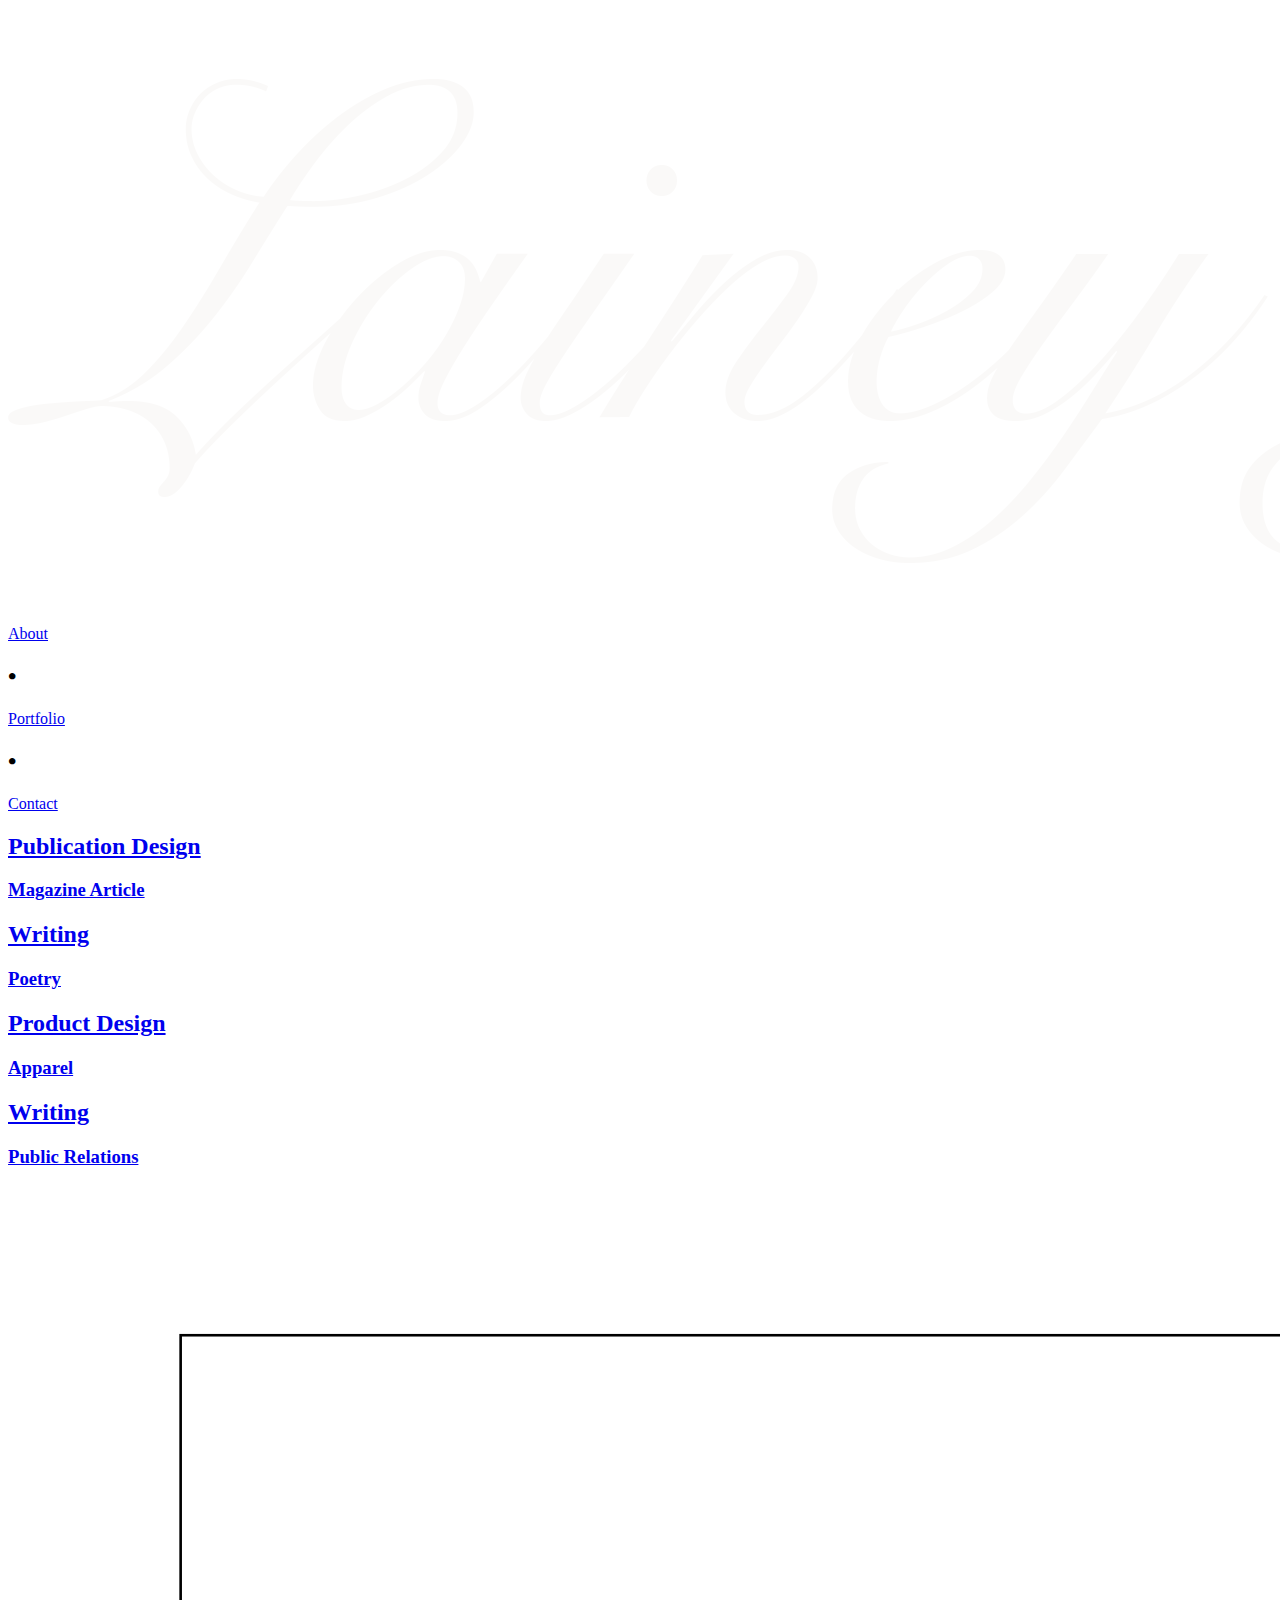
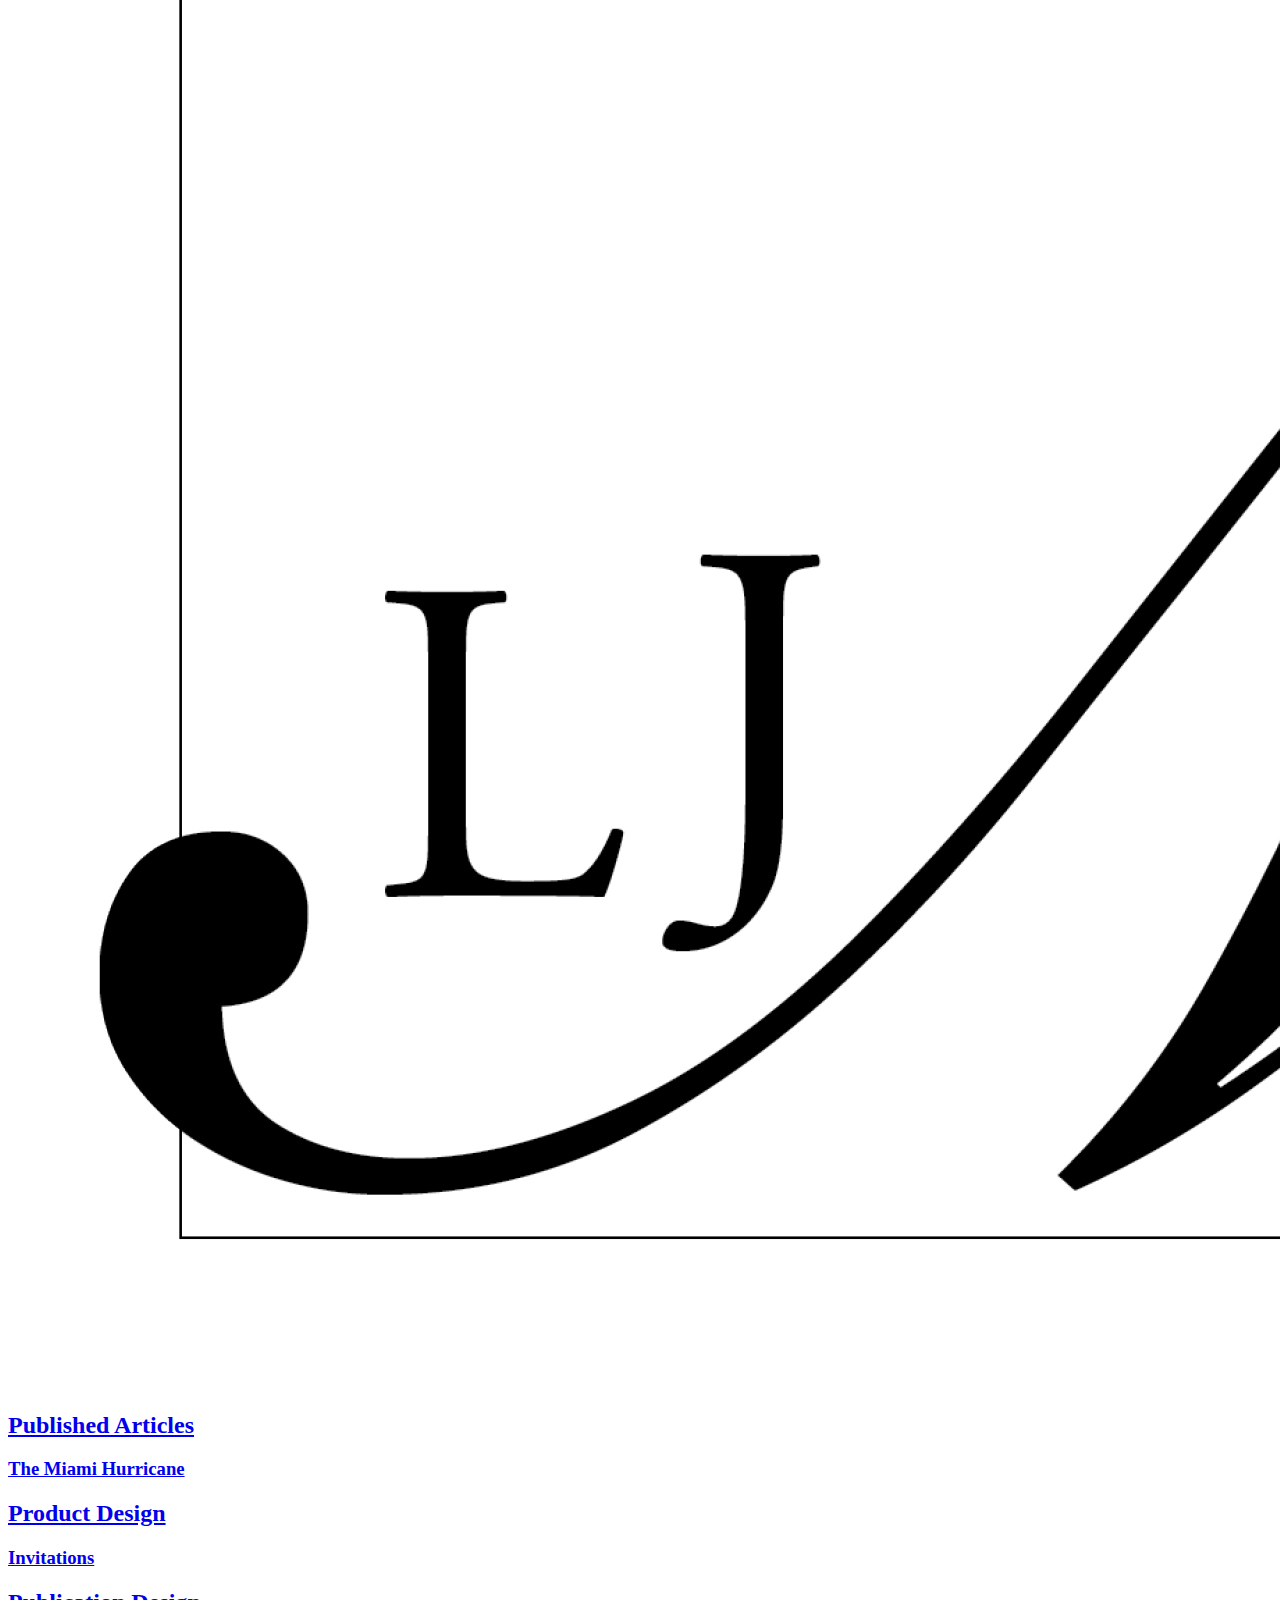
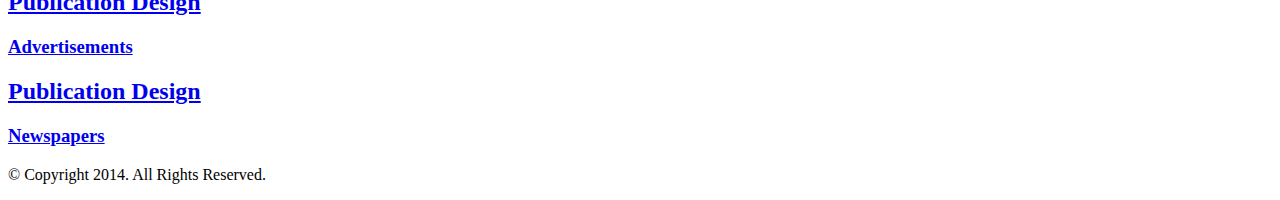
<file: index.html>
<!DOCTYPE html>
<html>

  <head>
    <meta charset="UTF-8"/>
    <link rel="stylesheet" type="text/css" href="css/web.css" media="screen">
    <link href='http://fonts.googleapis.com/css?family=Playfair+Display+SC:400,700&subset=latin,latin-ext' rel='stylesheet' type='text/css'>
    <title>Lainey Meiri</title>
  </head>

  <body>

    <div class="header">
    <header>
      <img src="pictures/namesnell.png" alt="Lainey J. Meiri">
    </header>

    <nav>
      <a href="about.html">About</a><h2>&#8226;</h2>
      <a href="portfolio.html">Portfolio</a><h2>&#8226;</h2>
      <a href="contact.html">Contact</a>
    </nav>
    </div>

    <div class="maincontainer">
    <main>

      <section>
        <a href="portfolio.html">
          <div class="box1">
            <div class="hidden"><h2>Publication Design</h2><h3>Magazine Article</h3></div>
          </div>
        </a>
      </section>

      <section>
        <a href="portfolio.html">
          <div class="box2">
            <div class="hidden"><h2>Writing</h2><h3>Poetry</h3></div>
          </div>
        </a>
      </section>

      <section>
        <a href="portfolio.html">
          <div class="box3">
            <div class="hidden"><h2>Product Design</h2><h3>Apparel</h3></div>
          </div>
        </a>
      </section>

      <section>
        <a href="portfolio.html">
          <div class="box4">
            <div class="hidden"><h2>Writing</h2><h3>Public Relations</h3></div>
          </div>
        </a>
      </section>

      <section>
        <a href="about.html">
          <div class="box5">
            <img src="pictures/logoblack.jpg"/>
          </div>
        </a>
      </section>

      <section>
        <a href="portfolio.html">
          <div class="box6">
            <div class="hidden"><h2>Published Articles</h2><h3>The Miami Hurricane</h3></div>
          </div>
        </a>
      </section>

      <section>
        <a href="portfolio.html">
          <div class="box7">
            <div class="hidden"><h2>Product Design</h2><h3>Invitations</h3></div>
          </div>
        </a>
      </section>

      <section>
        <a href="portfolio.html">
          <div class="box8">
            <div class="hidden"><h2>Publication Design</h2><h3>Advertisements</h3></div>
          </div>
        </a>
      </section>

      <section>
        <a href="portfolio.html">
          <div class="box9">
            <div class="hidden"><h2>Publication Design</h2><h3>Newspapers</h3></div>
          </div>
        </a>
      </section>

      <section class="copyright">
        <p>&copy; Copyright 2014. All Rights Reserved.</p>
      </section>

    </main>
    </div>

  </body>

</html>
</file>
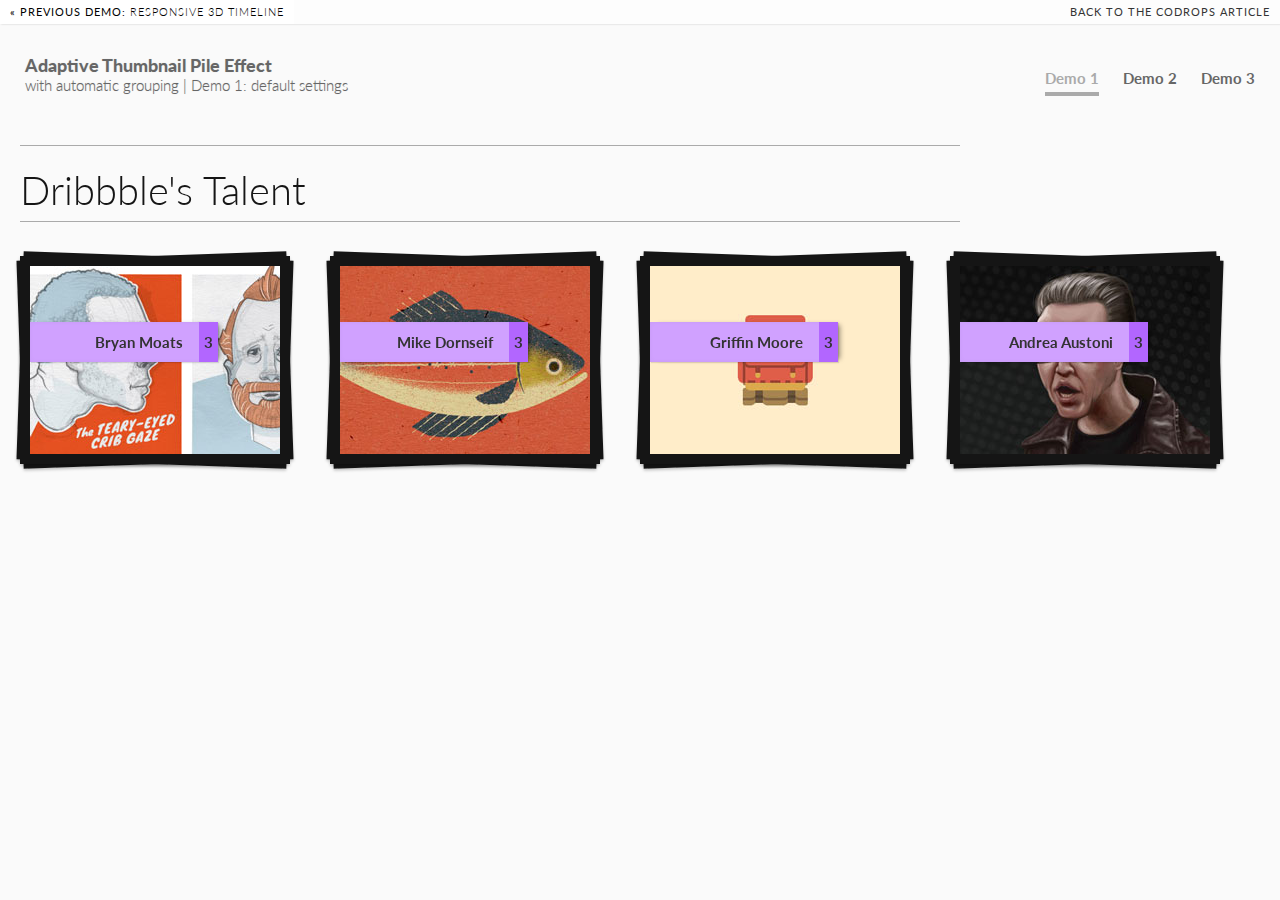
<file: stapel/index.html>
<!DOCTYPE html>
<html lang="en" class="no-js">
	<head>
		<meta charset="UTF-8" />
		<meta http-equiv="X-UA-Compatible" content="IE=edge,chrome=1"> 
		<meta name="viewport" content="width=device-width, initial-scale=1.0"> 
		<title>Adaptive Thumbnail Pile Effect with Automatic Grouping</title>
		<meta name="description" content="Thumbnail Pile Effect with Automatic Grouping" />
		<meta name="keywords" content="jquery, pile, effect, images, grid, thumbnails, css3, grouping, albums" />
		<meta name="author" content="Codrops" />
		<link rel="shortcut icon" href="../favicon.ico"> 
		<link rel="stylesheet" type="text/css" href="css/demo.css" />
		<link rel="stylesheet" type="text/css" href="css/stapel.css" />
		<link rel="stylesheet" type="text/css" href="css/custom.css" />
		<script src="js/modernizr.custom.63321.js"></script>
		<!--[if lte IE 7]><style>.support-note .note-ie{display:block;}</style><![endif]-->
	</head>
	<body>
		<div class="container">	

			<!-- Codrops top bar -->
			<div class="codrops-top clearfix">
				<a href="http://tympanus.net/Tutorials/3DTimeline/">
					<strong>&laquo; Previous Demo: </strong>Responsive 3D Timeline
				</a>
				<span class="right">
					<a href="http://tympanus.net/codrops/?p=12205">
						<strong>Back to the Codrops Article</strong>
					</a>
				</span>
			</div><!--/ Codrops top bar -->
			
			<header class="clearfix">
			
				<h1>Adaptive Thumbnail Pile Effect <span>with automatic grouping | Demo 1: default settings</span></h1>
				
				<nav class="codrops-demos">
					<a class="current-demo" href="index.html">Demo 1</a>
					<a href="index2.html">Demo 2</a>
					<a href="index3.html">Demo 3</a>
				</nav>

				<div class="support-note">
					<span class="note-ie">Sorry, only modern browsers.</span>
				</div>
				
			</header>
			
			<section class="main">
				
				<div class="wrapper">

					<div class="topbar">
						<span id="close" class="back">&larr;</span>
						<h2>Dribbble's Talent</h2><h3 id="name"></h3>
					</div>
					
					<ul id="tp-grid" class="tp-grid">

						<!-- Bryan Moats -->
						<li data-pile="Bryan Moats">
							<a href="http://drbl.in/cmVe">
								<span class="tp-info"><span>Flu &amp; You</span></span>
								<img src="images/1/1.jpg" />
							</a>
						</li>
						<li data-pile="Bryan Moats">
							<a href="http://drbl.in/cmhM">
								<span class="tp-info"><span>Test Your Flu IQ</span></span>
								<img src="images/1/2.jpg" />
							</a>
						</li>
						<li data-pile="Bryan Moats">
							<a href="http://drbl.in/eKdt">
								<span class="tp-info"><span>Unexpected Fatherly Faces and Feelings</span></span>
								<img src="images/1/3.jpg" />
							</a>
						</li>

						<!-- Mike Dornseif -->
						<li data-pile="Mike Dornseif">
							<a href="http://drbl.in/eiUm">
								<span class="tp-info"><span>On to Easter</span></span>
								<img src="images/2/1.jpg" />
							</a>
						</li>
						<li data-pile="Mike Dornseif">
							<a href="http://drbl.in/ekMY">
								<span class="tp-info"><span>Love Birds</span></span>
								<img src="images/2/2.jpg" />
							</a>
						</li>
						<li data-pile="Mike Dornseif">
							<a href="http://drbl.in/esQV">
								<span class="tp-info"><span>Here Fishy fishy</span></span>
								<img src="images/2/3.jpg" />
							</a>
						</li>

						<!-- Griffin Moore -->
						<li data-pile="Griffin Moore">
							<a href="http://drbl.in/fzUB">
								<span class="tp-info"><span>Briefcase</span></span>
								<img src="images/3/1.jpg" />
							</a>
						</li>
						<li data-pile="Griffin Moore">
							<a href="http://drbl.in/fQEv">
								<span class="tp-info"><span>Clipboard</span></span>
								<img src="images/3/2.jpg" />
							</a>
						</li>
						<li data-pile="Griffin Moore">
							<a href="http://drbl.in/fREU">
								<span class="tp-info"><span>Sweet pack</span></span>
								<img src="images/3/3.jpg" />
							</a>
						</li>

						<!-- Andrea Austoni -->
						<li data-pile="Andrea Austoni">
							<a href="http://drbl.in/cyWa">
								<span class="tp-info"><span>Growth in 2012 (Holiday Card)</span></span>
								<img src="images/4/1.jpg" />
							</a>
						</li>
						<li data-pile="Andrea Austoni">
							<a href="http://drbl.in/cRkb">
								<span class="tp-info"><span>Grady Wilson</span></span>
								<img src="images/4/2.jpg" />
							</a>
						</li>
						<li data-pile="Andrea Austoni">
							<a href="http://drbl.in/cSKM">
								<span class="tp-info"><span>More Cowbell</span></span>
								<img src="images/4/3.jpg" />
							</a>
						</li>
					</ul>
				</div>
			</section>

		</div><!-- /container -->
		<script type="text/javascript" src="http://ajax.googleapis.com/ajax/libs/jquery/1.8.3/jquery.min.js"></script>
		<script type="text/javascript" src="js/jquery.stapel.js"></script>
		<script type="text/javascript">	
			$(function() {

				var $grid = $( '#tp-grid' ),
					$name = $( '#name' ),
					$close = $( '#close' ),
					$loader = $( '<div class="loader"><i></i><i></i><i></i><i></i><i></i><i></i><span>Loading...</span></div>' ).insertBefore( $grid ),
					stapel = $grid.stapel( {
						onLoad : function() {
							$loader.remove();
						},
						onBeforeOpen : function( pileName ) {
							$name.html( pileName );
						},
						onAfterOpen : function( pileName ) {
							$close.show();
						}
					} );

				$close.on( 'click', function() {
					$close.hide();
					$name.empty();
					stapel.closePile();
				} );

			} );
		</script>
	</body>
</html>
</file>
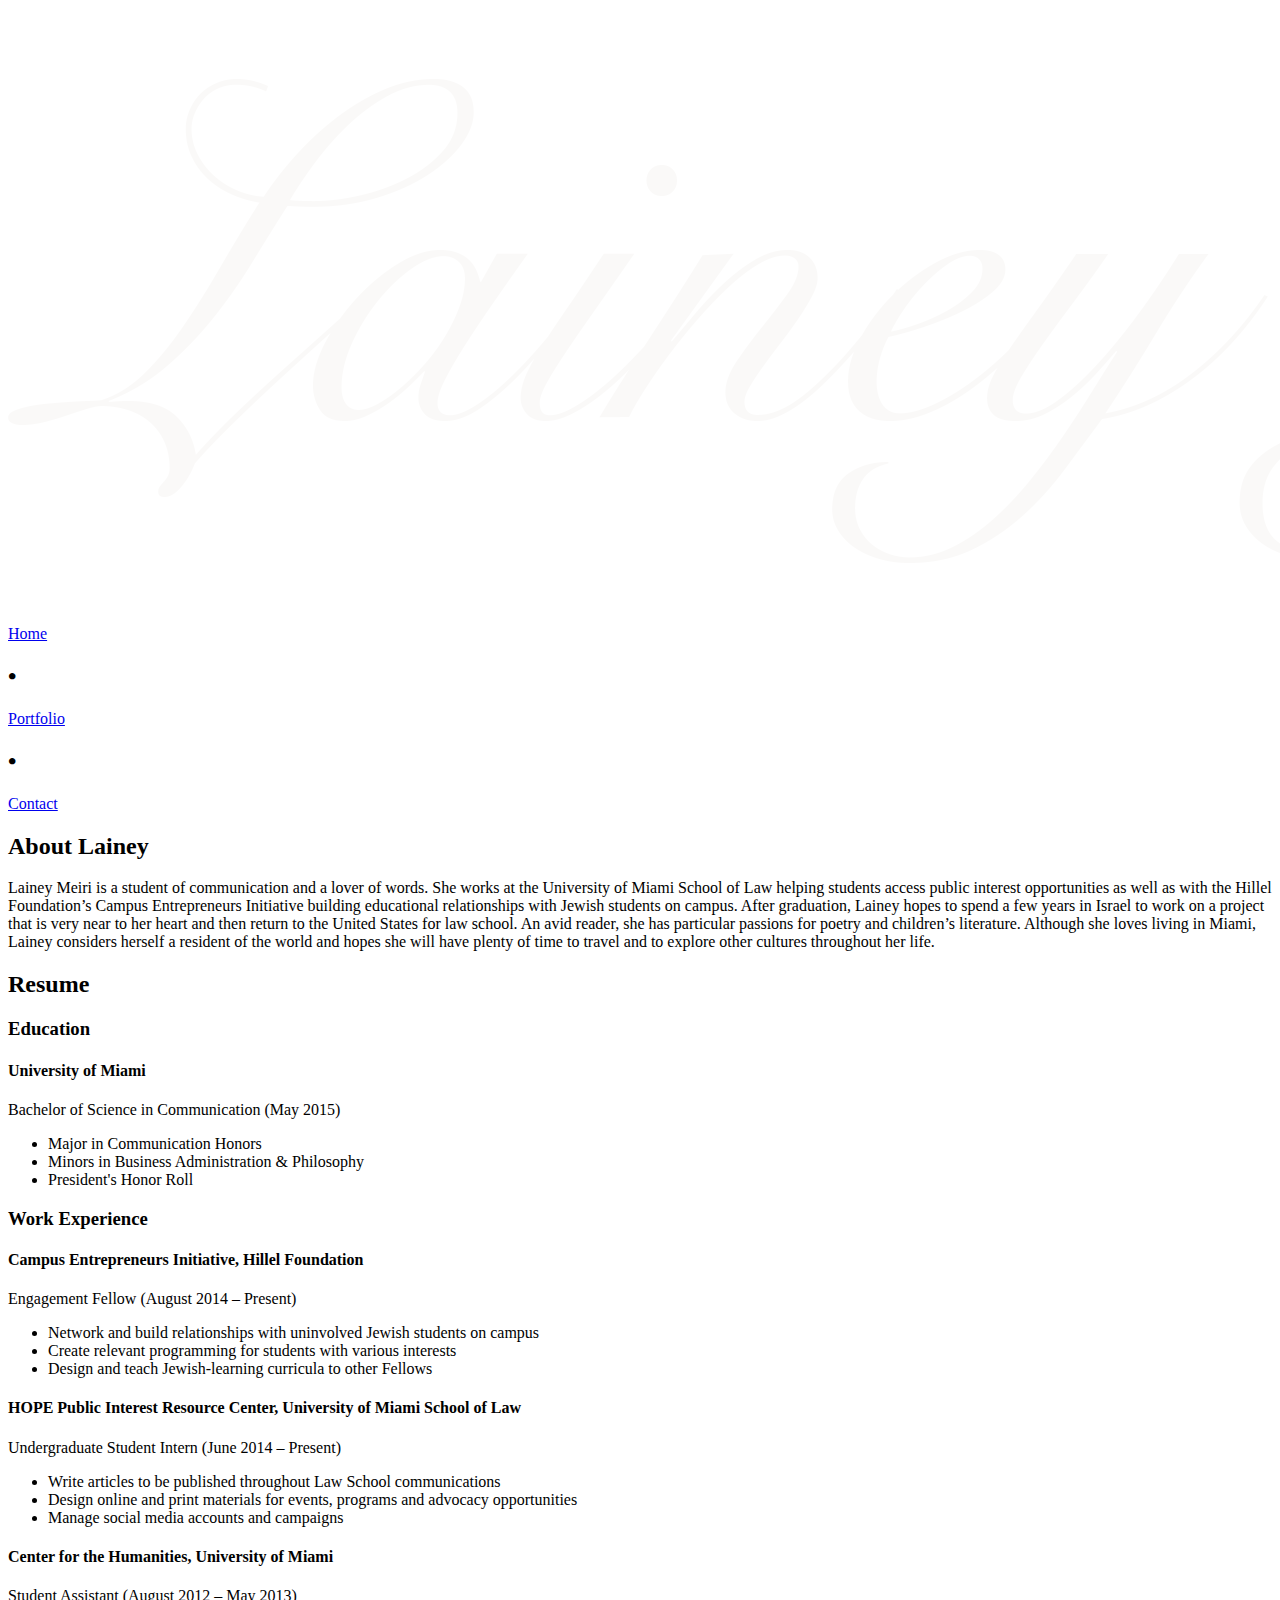
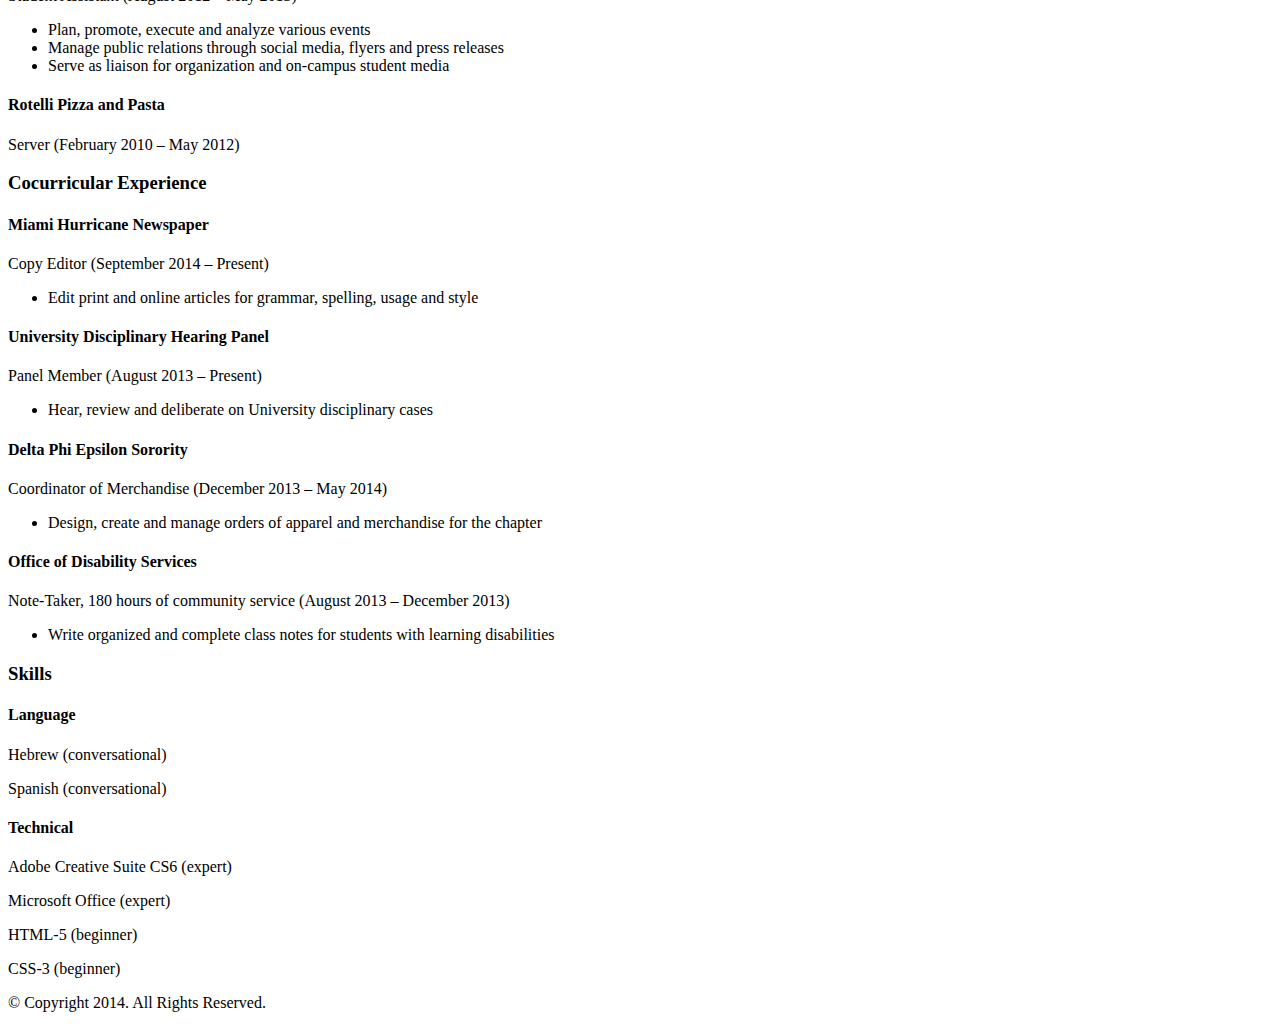
<file: about.html>
<!DOCTYPE html>
<html>

  <head>
    <meta charset="UTF-8"/>
    <link rel="stylesheet" type="text/css" href="css/web.css" media="screen">
    <link href='http://fonts.googleapis.com/css?family=Playfair+Display+SC:400,700&subset=latin,latin-ext' rel='stylesheet' type='text/css'>
    <link href='http://fonts.googleapis.com/css?family=EB+Garamond' rel='stylesheet' type='text/css'>
    <title>Lainey Meiri</title>
  </head>

  <body>

    <div class="header">
    <header>
      <img src="pictures/namesnell.png" alt="Lainey J. Meiri">
    </header>

    <nav>
      <a href="index.html">Home</a><h2>&#8226;</h2>
      <a href="portfolio.html">Portfolio</a><h2>&#8226;</h2>
      <a href="contact.html">Contact</a>
    </nav>
    </div>

    <div class="maincontainer">
    <main>

      <section class="topbar2">
        <h2>About Lainey</h2>
        <article>
          <p>Lainey Meiri is a student of communication and a lover of words. She works at the University of Miami School of Law helping students access public interest opportunities as well as with the Hillel Foundation’s Campus Entrepreneurs Initiative building educational relationships with Jewish students on campus. After graduation, Lainey hopes to spend a few years in Israel to work on a project that is very near to her heart and then return to the United States for law school. An avid reader, she has particular passions for poetry and children’s literature. Although she loves living in Miami, Lainey considers herself a resident of the world and hopes she will have plenty of time to travel and to explore other cultures throughout her life.</p>
        </article>
      </section>

      <section>
        <h2 class="topbar3">Resume</h2>
        <div class="resume">
        <article>
          <h3>Education</h3>
          <h4>University of Miami</h4>
          <p>Bachelor of Science in Communication (May 2015)</p>
          <ul>
            <li>Major in Communication Honors</li>
            <li>Minors in Business Administration &amp; Philosophy</li>
            <li>President's Honor Roll</li>
          </ul>
        </article>

        <article>
          <h3>Work Experience</h3>
          <h4>Campus Entrepreneurs Initiative, Hillel Foundation</h4>
          <p>Engagement Fellow (August 2014 – Present)</p>
          <ul>
            <li>Network and build relationships with uninvolved Jewish students on campus</li>
            <li>Create relevant programming for students with various interests</li>
            <li>Design and teach Jewish-learning curricula to other Fellows</li>
          </ul>
          <h4>HOPE Public Interest Resource Center, University of Miami School of Law</h4>
          <p>Undergraduate Student Intern (June 2014 – Present)</p>
          <ul>
            <li>Write articles to  be published throughout Law School communications</li>
            <li>Design online and print materials for events, programs and advocacy opportunities</li>
            <li>Manage social media accounts and campaigns</li>
          </ul>
          <h4>Center for the Humanities, University of Miami</h4>
          <p>Student Assistant (August 2012 – May 2013)</p>
          <ul>
            <li>Plan, promote, execute and analyze various events</li>
            <li>Manage public relations through social media, flyers and press releases</li>
            <li>Serve as liaison for organization and on-campus student media</li>
          </ul>
          <h4>Rotelli Pizza and Pasta</h4>
          <p>Server (February 2010 – May 2012)</p>
        </article>

        <article>
          <h3>Cocurricular Experience</h3>
          <h4>Miami Hurricane Newspaper</h4>
          <p>Copy Editor (September 2014 – Present)</p>
          <ul>
            <li>Edit print and online articles for grammar, spelling, usage and style</li>
          </ul>
          <h4>University Disciplinary Hearing Panel</h4>
          <p>Panel Member (August 2013 – Present)</p>
          <ul>
            <li>Hear, review and deliberate on University disciplinary cases</li>
          </ul>
          <h4>Delta Phi Epsilon Sorority</h4>
          <p>Coordinator of Merchandise (December 2013 – May 2014)</p>
          <ul>
            <li>Design, create and manage orders of apparel and merchandise for the chapter</li>
          </ul>
          <h4>Office of Disability Services</h4>
          <p>Note-Taker, 180 hours of community service (August 2013 – December 2013)</p>
          <ul>
            <li>Write organized and complete class notes for students with learning disabilities</li>
          </ul>
        </article>

        <article>
          <h3>Skills</h3>
          <h4>Language</h4>
          <p>Hebrew (conversational)</p>
          <p>Spanish (conversational)</p>
          <h4>Technical</h4>
          <p>Adobe Creative Suite CS6 (expert)</p>
          <p>Microsoft Office (expert)</p>
          <p>HTML-5 (beginner)</p>
          <p>CSS-3 (beginner)</p>
        </article>
      </div>
      </section>

      <section class="copyright">
        <p>&copy; Copyright 2014. All Rights Reserved.</p>
      </section>

    </main>
    </div>

  </body>

</html>
</file>
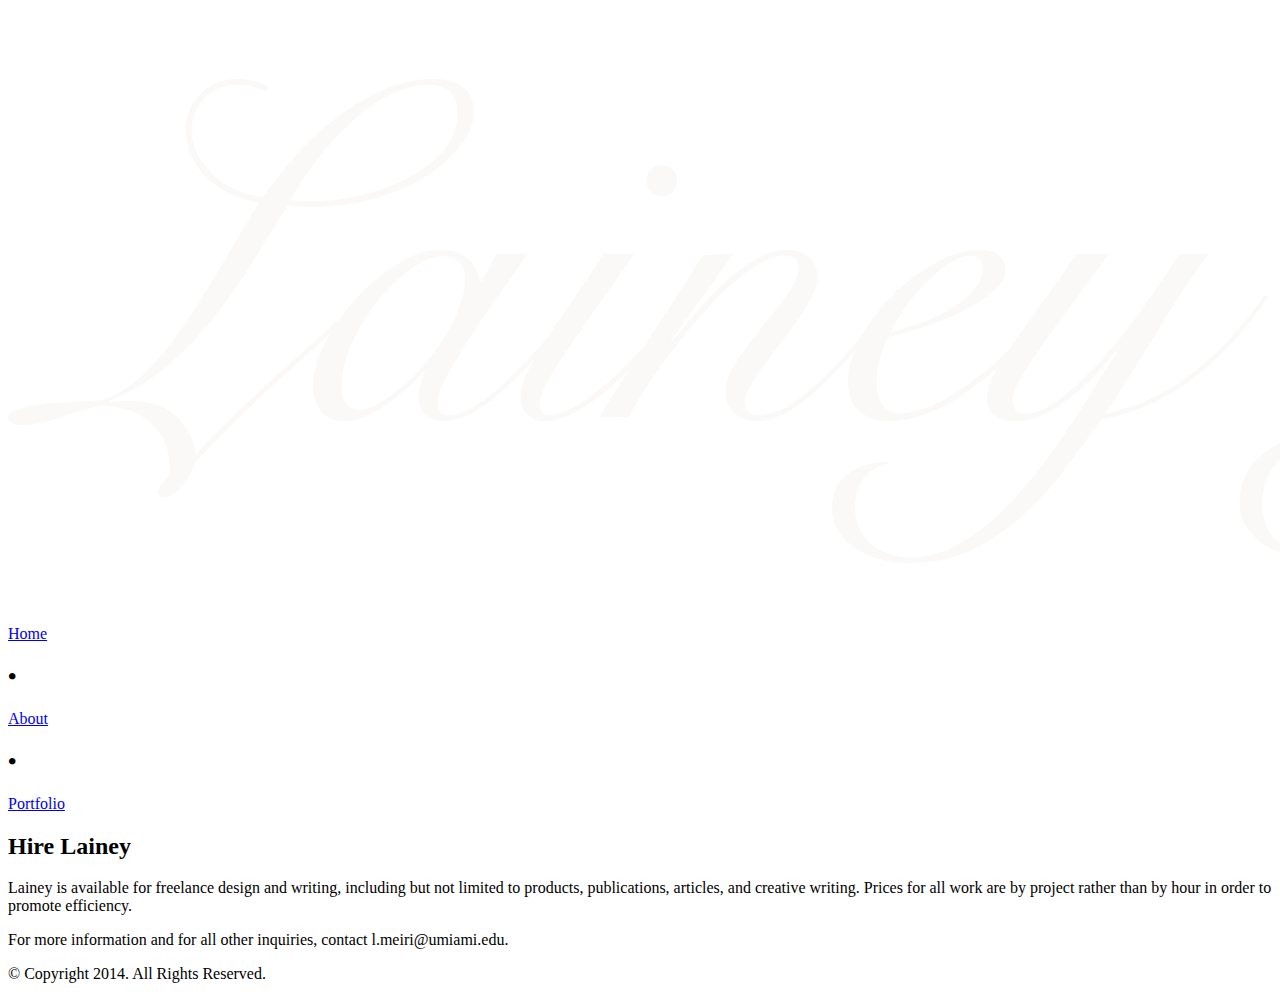
<file: contact.html>
<!DOCTYPE html>
<html>

  <head>
    <meta charset="UTF-8"/>
    <link rel="stylesheet" type="text/css" href="css/web.css" media="screen">
    <link href='http://fonts.googleapis.com/css?family=Playfair+Display+SC:400,700&subset=latin,latin-ext' rel='stylesheet' type='text/css'>
    <title>Lainey Meiri</title>
  </head>

  <body>

    <div class="header">
    <header>
      <img src="pictures/namesnell.png" alt="Lainey J. Meiri">
    </header>

    <nav>
      <a href="index.html">Home</a><h2>&#8226;</h2>
      <a href="about.html">About</a><h2>&#8226;</h2>
      <a href="portfolio.html">Portfolio</a>
    </nav>
    </div>

    <div class="maincontainer">
    <main id="contact">

      <section class="topbar2">
        <h2>Hire Lainey</h2>
        <p>Lainey is available for freelance design and writing, including but not limited to products, publications, articles, and creative writing. Prices for all work are by project rather than by hour in order to promote efficiency.</p>
        <p>For more information and for all other inquiries, contact l.meiri@umiami.edu.</p>
      </section>

      <section class="copyright">
        <p>&copy; Copyright 2014. All Rights Reserved.</p>
      </section>

    </main>
    </div>

  </body>

</html>
</file>
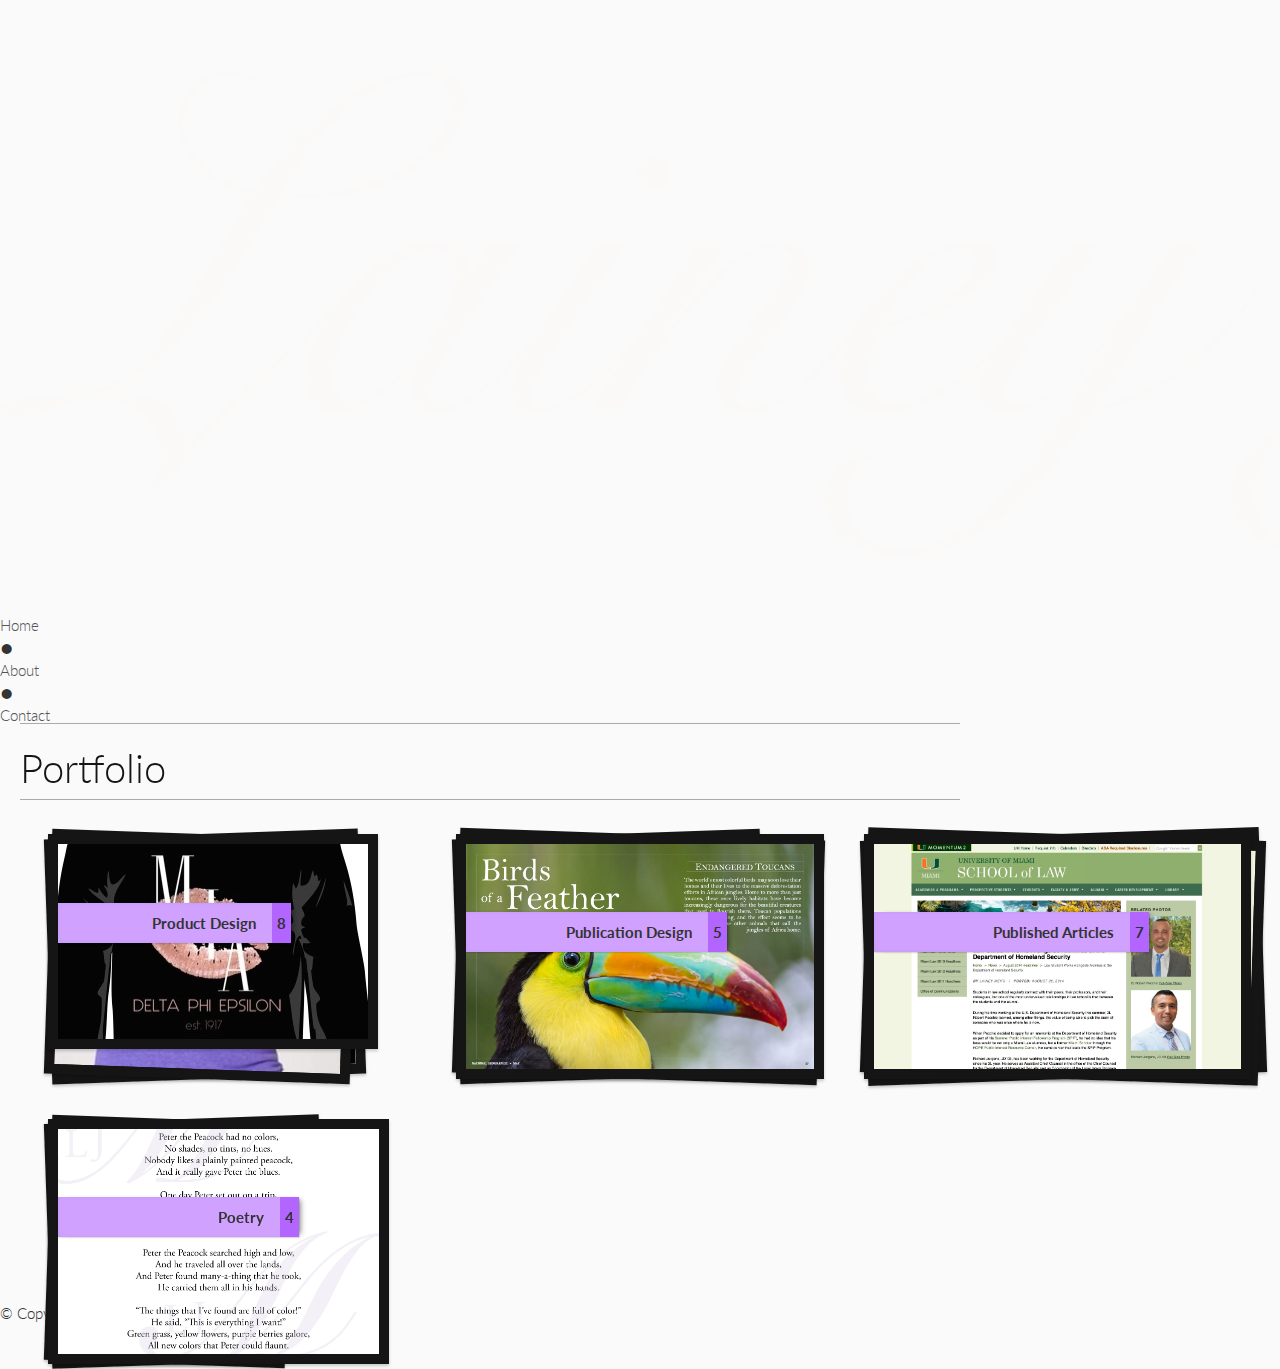
<file: portfolio.html>
<!DOCTYPE html>
<html lang="en" class="no-js">

<head>
  <meta charset="UTF-8"/>
  <link rel="stylesheet" type="text/css" href="css/web.css" media="screen">
  <link href='http://fonts.googleapis.com/css?family=Playfair+Display+SC:400,700&subset=latin,latin-ext' rel='stylesheet' type='text/css'>

  <meta http-equiv="X-UA-Compatible" content="IE=edge,chrome=1">
  <meta name="viewport" content="width=device-width, initial-scale=1.0">
  <meta name="description" content="Thumbnail Pile Effect with Automatic Grouping" />
  <meta name="keywords" content="jquery, pile, effect, images, grid, thumbnails, css3, grouping, albums" />
  <meta name="author" content="Codrops" />
  <link rel="shortcut icon" href="../favicon.ico">
  <link rel="stylesheet" type="text/css" href="stapel/css/demo.css" />
  <link rel="stylesheet" type="text/css" href="stapel/css/stapel.css" />
  <link rel="stylesheet" type="text/css" href="stapel/css/custom.css" />
  <script src="stapel/js/modernizr.custom.63321.js"></script>

  <title>Lainey Meiri</title>
</head>

<body>

  <div class="header">
    <header>
      <img src="pictures/namesnell.png" alt="Lainey J. Meiri">
    </header>

    <nav>
      <a href="index.html">Home</a><h2>&#8226;</h2>
      <a href="about.html">About</a><h2>&#8226;</h2>
      <a href="contact.html">Contact</a>
    </nav>
  </div>

  <div class="maincontainer">
    <main>

      <div class="container">

          <div class="support-note">
            <span class="note-ie">Sorry, only modern browsers.</span>
          </div>

        <section class="main">

          <div class="wrapper">

            <div class="topbar">
              <span id="close" class="back">&larr;</span>
              <h2>Portfolio</h2><h3 id="name"></h3>
            </div>

            <ul id="tp-grid" class="tp-grid">

              <!-- Product Design -->
              <li data-pile="Product Design">
                <span class="tp-info"><span>Newsletter (page 2)</span></span>
                <img src="pictures/portfolio/newsletter2.jpg" />
              </li>
              <li data-pile="Product Design">
                <span class="tp-info"><span>Newsletter (page 1)</span></span>
                <img src="pictures/portfolio/newsletter1.jpg" />
              </li>
              <li data-pile="Product Design">
                <span class="tp-info"><span>Palm Card</span></span>
                <img src="pictures/portfolio/logyourhours.jpg" />
              </li>
              <li data-pile="Product Design">
                <span class="tp-info"><span>Brochure</span></span>
                <img src="pictures/portfolio/umentor.jpg" />
              </li>
              <li data-pile="Product Design">
                <span class="tp-info"><span>Bar Mitzvah Invitation</span></span>
                <img src="pictures/portfolio/jared.jpg" />
              </li>
              <li data-pile="Product Design">
                <span class="tp-info"><span>Tank Top</span></span>
                <img src="pictures/portfolio/flag.jpg" />
              </li>
              <li data-pile="Product Design">
                <span class="tp-info"><span>Tank Top</span></span>
                <img src="pictures/portfolio/anad.jpg" />
              </li>
              <li data-pile="Product Design">
                <span class="tp-info"><span>Sweatshirt</span></span>
                <img src="pictures/portfolio/lips.jpg" />
              </li>

              <!-- Publication Design -->
              <li data-pile="Publication Design">
                <span class="tp-info"><span>Magazine Cover</span></span>
                <img src="pictures/portfolio/vogue.jpg" />
              </li>
              <li data-pile="Publication Design">
                <span class="tp-info"><span>Newspaper</span></span>
                <img src="pictures/portfolio/tabloid.jpg" />
              </li>
              <li data-pile="Publication Design">
                <span class="tp-info"><span>Advertisement</span></span>
                <img src="pictures/portfolio/architecture.jpg" />
              </li>
              <li data-pile="Publication Design">
                <span class="tp-info"><span>Magazine Article (page 2)</span></span>
                <img src="pictures/portfolio/toucan2.jpg" />
              </li>
              <li data-pile="Publication Design">
                <span class="tp-info"><span>Magazine Article (page 1)</span></span>
                <img src="pictures/portfolio/toucan1.jpg" />
              </li>

              <!-- Published Articles -->
              <li data-pile="Published Articles">
                <a href="http://www.themiamihurricane.com/2013/09/19/bar-and-gavel-welcomes-new-members/">
                  <span class="tp-info"><span>The Miami Hurricane – September 19, 2013</span></span>
                  <img src="pictures/portfolio/091913.jpg" />
                </a>
              </li>
              <li data-pile="Published Articles">
                <a href="http://www.themiamihurricane.com/2013/10/02/students-faculty-start-week-with-walk-around-lake-osceola/">
                  <span class="tp-info"><span>The Miami Hurricane – October 2, 2013</span></span>
                  <img src="pictures/portfolio/100213.jpg" />
                </a>
              </li>
              <li data-pile="Published Articles">
                <a href="http://www.themiamihurricane.com/2013/10/09/law-school-society-mentors-pre-law-undergraduates/">
                  <span class="tp-info"><span>The Miami Hurricane – October 9, 2013</span></span>
                  <img src="pictures/portfolio/100913.jpg" />
                </a>
              </li>
              <li data-pile="Published Articles">
                <a href="http://www.themiamihurricane.com/2013/11/20/law-school-hosts-carnival/">
                  <span class="tp-info"><span>The Miami Hurricane – November 20, 2013</span></span>
                  <img src="pictures/portfolio/112013.jpg" />
                </a>
              </li>
              <li data-pile="Published Articles">
                <a href="http://www.law.miami.edu/news/2014/august/2817.php">
                  <span class="tp-info"><span>University of Miami School of Law – August 12, 2014</span></span>
                  <img src="pictures/portfolio/081214.jpg" />
                </a>
              </li>
              <li data-pile="Published Articles">
                <a href="http://www.law.miami.edu/news/2014/august/2821.php">
                  <span class="tp-info"><span>University of Miami School of Law – August 19, 2014</span></span>
                  <img src="pictures/portfolio/081914.jpg" />
                </a>
              </li>
              <li data-pile="Published Articles">
                <a href="http://currentstudents.law.miami.edu/news/2014/august/2825.php">
                  <span class="tp-info"><span>University of Miami School of Law – August 26, 2014</span></span>
                  <img src="pictures/portfolio/082614.jpg" />
                </a>
              </li>

              <!-- Poetry -->
              <li data-pile="Poetry">
                <span class="tp-info"><span>Unrealistic Storytelling</span></span>
                <img src="pictures/portfolio/unrealistic.jpg" />
              </li>
              <li data-pile="Poetry">
                <span class="tp-info"><span>I think my mom knows that I love you</span></span>
                <img src="pictures/portfolio/ithink.jpg" />
              </li>
              <li data-pile="Poetry">
                <span class="tp-info"><span>Seas and Trees and Doves and Men</span></span>
                <img src="pictures/portfolio/seastrees.jpg" />
              </li>
              <li data-pile="Poetry">
                <span class="tp-info"><span>Peter the Peacock</span></span>
                <img src="pictures/portfolio/peacock.jpg" />
              </li>

            </ul>
          </div>
        </section>
        <section class="copyright">
          <p>&copy; Copyright 2014. All Rights Reserved.</p>
        </section>

      </div><!-- /container -->


    </main>
  </div>

  <script type="text/javascript" src="http://ajax.googleapis.com/ajax/libs/jquery/1.8.3/jquery.min.js"></script>
  <script type="text/javascript" src="stapel/js/jquery.stapel.js"></script>
  <script type="text/javascript">
  $(function() {
    var $grid = $( '#tp-grid' ),
    $name = $( '#name' ),
    $close = $( '#close' ),
    $loader = $( '<div class="loader"><i></i><i></i><i></i><i></i><i></i><i></i><span>Loading...</span></div>' ).insertBefore( $grid ),
    stapel = $grid.stapel( {
      onLoad : function() {
        $loader.remove();
      },
      onBeforeOpen : function( pileName ) {
        $name.html( pileName );
      },
      onAfterOpen : function( pileName ) {
        $close.show();
      }
    } );
    $close.on( 'click', function() {
      $close.hide();
      $name.empty();
      stapel.closePile();
    } );
  } );
  </script>

</body>

</html>
</file>
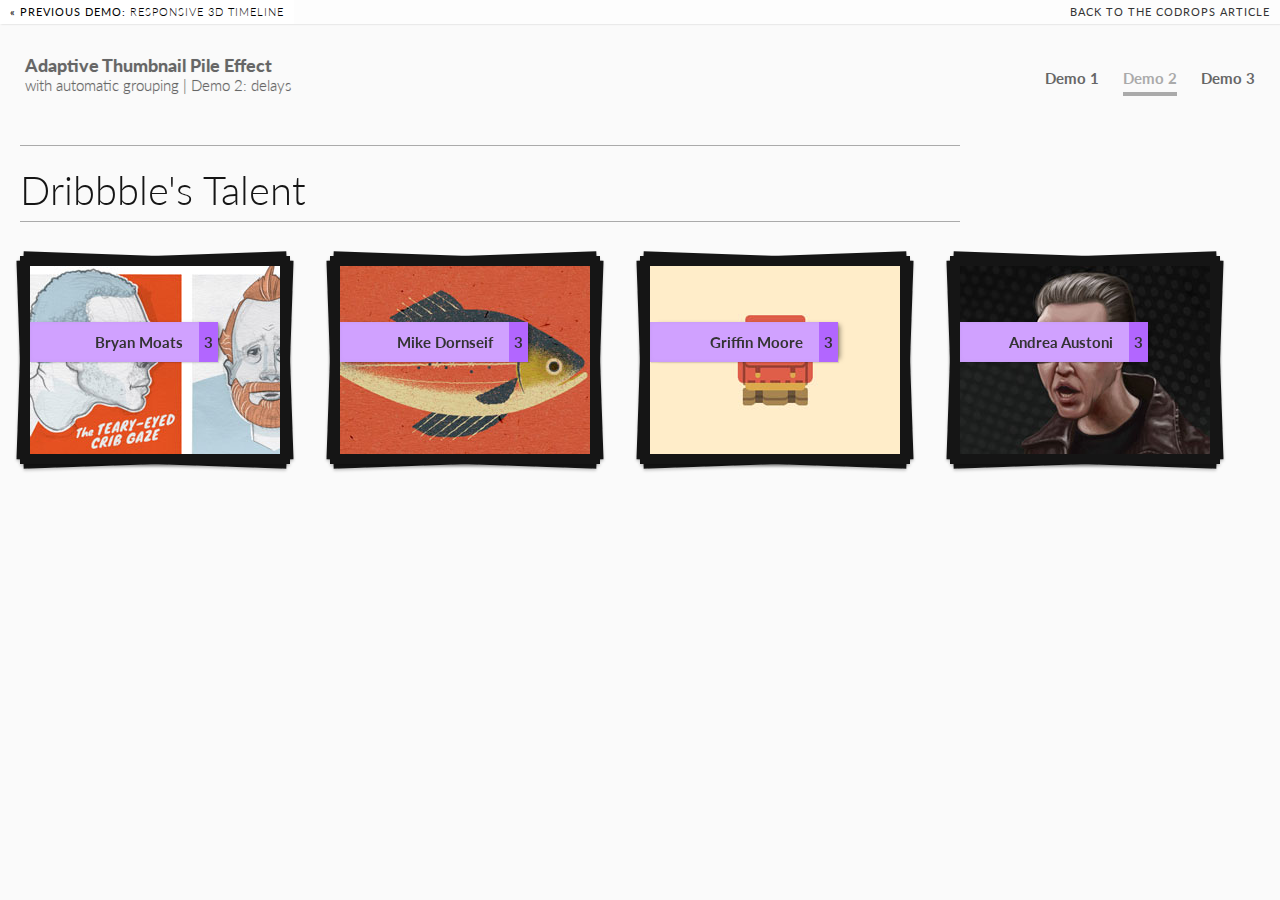
<file: stapel/index2.html>
<!DOCTYPE html>
<html lang="en" class="no-js">
	<head>
		<meta charset="UTF-8" />
		<meta http-equiv="X-UA-Compatible" content="IE=edge,chrome=1"> 
		<meta name="viewport" content="width=device-width, initial-scale=1.0"> 
		<title>Adaptive Thumbnail Pile Effect with Automatic Grouping</title>
		<meta name="description" content="Thumbnail Pile Effect with Automatic Grouping" />
		<meta name="keywords" content="jquery, pile, effect, images, grid, thumbnails, css3, grouping, albums" />
		<meta name="author" content="Codrops" />
		<link rel="shortcut icon" href="../favicon.ico"> 
		<link rel="stylesheet" type="text/css" href="css/demo.css" />
		<link rel="stylesheet" type="text/css" href="css/stapel.css" />
		<link rel="stylesheet" type="text/css" href="css/custom.css" />
		<script src="js/modernizr.custom.63321.js"></script>
		<!--[if lte IE 7]><style>.support-note .note-ie{display:block;}</style><![endif]-->
	</head>
	<body>
		<div class="container">	

			<!-- Codrops top bar -->
			<div class="codrops-top clearfix">
				<a href="http://tympanus.net/Tutorials/3DTimeline/">
					<strong>&laquo; Previous Demo: </strong>Responsive 3D Timeline
				</a>
				<span class="right">
					<a href="http://tympanus.net/codrops/?p=12205">
						<strong>Back to the Codrops Article</strong>
					</a>
				</span>
			</div><!--/ Codrops top bar -->
			
			<header class="clearfix">
			
				<h1>Adaptive Thumbnail Pile Effect <span>with automatic grouping | Demo 2: delays</span></h1>
				
				<nav class="codrops-demos">
					<a href="index.html">Demo 1</a>
					<a class="current-demo" href="index2.html">Demo 2</a>
					<a href="index3.html">Demo 3</a>
				</nav>

				<div class="support-note">
					<span class="note-ie">Sorry, only modern browsers.</span>
				</div>
				
			</header>
			
			<section class="main">
				
				<div class="wrapper">

					<div class="topbar">
						<span id="close" class="back">&larr;</span>
						<h2>Dribbble's Talent</h2><h3 id="name"></h3>
					</div>
					
					<ul id="tp-grid" class="tp-grid">

						<!-- Bryan Moats -->
						<li data-pile="Bryan Moats">
							<a href="http://drbl.in/cmVe">
								<span class="tp-info"><span>Flu &amp; You</span></span>
								<img src="images/1/1.jpg" />
							</a>
						</li>
						<li data-pile="Bryan Moats">
							<a href="http://drbl.in/cmhM">
								<span class="tp-info"><span>Test Your Flu IQ</span></span>
								<img src="images/1/2.jpg" />
							</a>
						</li>
						<li data-pile="Bryan Moats">
							<a href="http://drbl.in/eKdt">
								<span class="tp-info"><span>Unexpected Fatherly Faces and Feelings</span></span>
								<img src="images/1/3.jpg" />
							</a>
						</li>

						<!-- Mike Dornseif -->
						<li data-pile="Mike Dornseif">
							<a href="http://drbl.in/eiUm">
								<span class="tp-info"><span>On to Easter</span></span>
								<img src="images/2/1.jpg" />
							</a>
						</li>
						<li data-pile="Mike Dornseif">
							<a href="http://drbl.in/ekMY">
								<span class="tp-info"><span>Love Birds</span></span>
								<img src="images/2/2.jpg" />
							</a>
						</li>
						<li data-pile="Mike Dornseif">
							<a href="http://drbl.in/esQV">
								<span class="tp-info"><span>Here Fishy fishy</span></span>
								<img src="images/2/3.jpg" />
							</a>
						</li>

						<!-- Griffin Moore -->
						<li data-pile="Griffin Moore">
							<a href="http://drbl.in/fzUB">
								<span class="tp-info"><span>Briefcase</span></span>
								<img src="images/3/1.jpg" />
							</a>
						</li>
						<li data-pile="Griffin Moore">
							<a href="http://drbl.in/fQEv">
								<span class="tp-info"><span>Clipboard</span></span>
								<img src="images/3/2.jpg" />
							</a>
						</li>
						<li data-pile="Griffin Moore">
							<a href="http://drbl.in/fREU">
								<span class="tp-info"><span>Sweet pack</span></span>
								<img src="images/3/3.jpg" />
							</a>
						</li>

						<!-- Andrea Austoni -->
						<li data-pile="Andrea Austoni">
							<a href="http://drbl.in/cyWa">
								<span class="tp-info"><span>Growth in 2012 (Holiday Card)</span></span>
								<img src="images/4/1.jpg" />
							</a>
						</li>
						<li data-pile="Andrea Austoni">
							<a href="http://drbl.in/cRkb">
								<span class="tp-info"><span>Grady Wilson</span></span>
								<img src="images/4/2.jpg" />
							</a>
						</li>
						<li data-pile="Andrea Austoni">
							<a href="http://drbl.in/cSKM">
								<span class="tp-info"><span>More Cowbell</span></span>
								<img src="images/4/3.jpg" />
							</a>
						</li>
					</ul>
				</div>
			</section>

		</div><!-- /container -->
		<script type="text/javascript" src="http://ajax.googleapis.com/ajax/libs/jquery/1.8.3/jquery.min.js"></script>
		<script type="text/javascript" src="js/jquery.stapel.js"></script>
		<script type="text/javascript">	
			$(function() {

				var $grid = $( '#tp-grid' ),
					$name = $( '#name' ),
					$close = $( '#close' ),
					$loader = $( '<div class="loader"><i></i><i></i><i></i><i></i><i></i><i></i><span>Loading...</span></div>' ).insertBefore( $grid ),
					stapel = $grid.stapel( {
						delay : 50,
						onLoad : function() {
							$loader.remove();
						},
						onBeforeOpen : function( pileName ) {
							$name.html( pileName );
						},
						onAfterOpen : function( pileName ) {
							$close.show();
						}
					} );

				$close.on( 'click', function() {
					$close.hide();
					$name.empty();
					stapel.closePile();
				} );

			} );
		</script>
	</body>
</html>
</file>
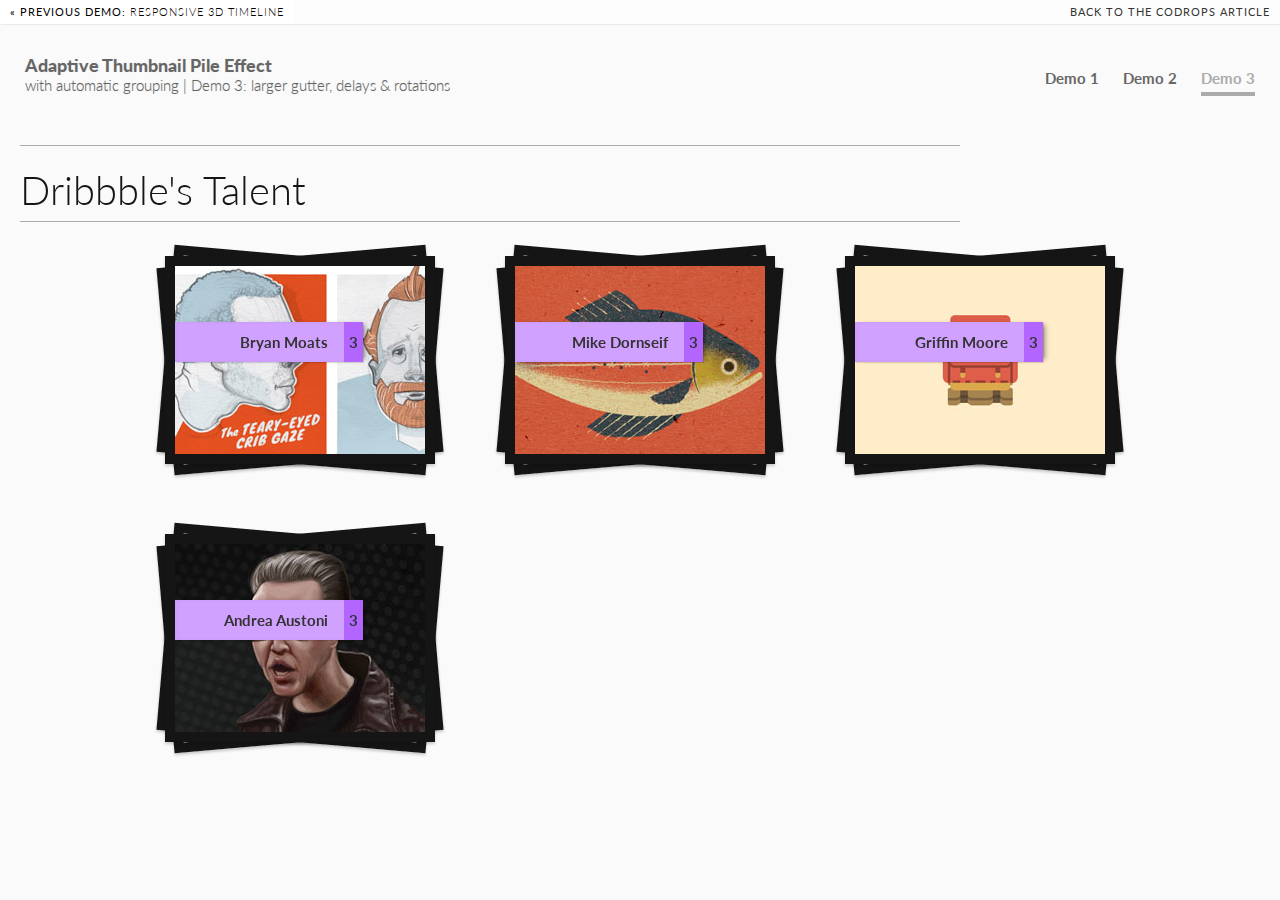
<file: stapel/index3.html>
<!DOCTYPE html>
<html lang="en" class="no-js">
	<head>
		<meta charset="UTF-8" />
		<meta http-equiv="X-UA-Compatible" content="IE=edge,chrome=1"> 
		<meta name="viewport" content="width=device-width, initial-scale=1.0"> 
		<title>Adaptive Thumbnail Pile Effect with Automatic Grouping</title>
		<meta name="description" content="Thumbnail Pile Effect with Automatic Grouping" />
		<meta name="keywords" content="jquery, pile, effect, images, grid, thumbnails, css3, grouping, albums" />
		<meta name="author" content="Codrops" />
		<link rel="shortcut icon" href="../favicon.ico"> 
		<link rel="stylesheet" type="text/css" href="css/demo.css" />
		<link rel="stylesheet" type="text/css" href="css/stapel.css" />
		<link rel="stylesheet" type="text/css" href="css/custom.css" />
		<script src="js/modernizr.custom.63321.js"></script>
		<!--[if lte IE 7]><style>.support-note .note-ie{display:block;}</style><![endif]-->
	</head>
	<body>
		<div class="container">	

			<!-- Codrops top bar -->
			<div class="codrops-top clearfix">
				<a href="http://tympanus.net/Tutorials/3DTimeline/">
					<strong>&laquo; Previous Demo: </strong>Responsive 3D Timeline
				</a>
				<span class="right">
					<a href="http://tympanus.net/codrops/?p=12205">
						<strong>Back to the Codrops Article</strong>
					</a>
				</span>
			</div><!--/ Codrops top bar -->
			
			<header class="clearfix">
			
				<h1>Adaptive Thumbnail Pile Effect <span>with automatic grouping | Demo 3: larger gutter, delays &amp; rotations</span></h1>
				
				<nav class="codrops-demos">
					<a href="index.html">Demo 1</a>
					<a href="index2.html">Demo 2</a>
					<a class="current-demo" href="index3.html">Demo 3</a>
				</nav>

				<div class="support-note">
					<span class="note-ie">Sorry, only modern browsers.</span>
				</div>
				
			</header>
			
			<section class="main">
				
				<div class="wrapper">

					<div class="topbar">
						<span id="close" class="back">&larr;</span>
						<h2>Dribbble's Talent</h2><h3 id="name"></h3>
					</div>
					
					<ul id="tp-grid" class="tp-grid">

						<!-- Bryan Moats -->
						<li data-pile="Bryan Moats">
							<a href="http://drbl.in/cmVe">
								<span class="tp-info"><span>Flu &amp; You</span></span>
								<img src="images/1/1.jpg" />
							</a>
						</li>
						<li data-pile="Bryan Moats">
							<a href="http://drbl.in/cmhM">
								<span class="tp-info"><span>Test Your Flu IQ</span></span>
								<img src="images/1/2.jpg" />
							</a>
						</li>
						<li data-pile="Bryan Moats">
							<a href="http://drbl.in/eKdt">
								<span class="tp-info"><span>Unexpected Fatherly Faces and Feelings</span></span>
								<img src="images/1/3.jpg" />
							</a>
						</li>

						<!-- Mike Dornseif -->
						<li data-pile="Mike Dornseif">
							<a href="http://drbl.in/eiUm">
								<span class="tp-info"><span>On to Easter</span></span>
								<img src="images/2/1.jpg" />
							</a>
						</li>
						<li data-pile="Mike Dornseif">
							<a href="http://drbl.in/ekMY">
								<span class="tp-info"><span>Love Birds</span></span>
								<img src="images/2/2.jpg" />
							</a>
						</li>
						<li data-pile="Mike Dornseif">
							<a href="http://drbl.in/esQV">
								<span class="tp-info"><span>Here Fishy fishy</span></span>
								<img src="images/2/3.jpg" />
							</a>
						</li>

						<!-- Griffin Moore -->
						<li data-pile="Griffin Moore">
							<a href="http://drbl.in/fzUB">
								<span class="tp-info"><span>Briefcase</span></span>
								<img src="images/3/1.jpg" />
							</a>
						</li>
						<li data-pile="Griffin Moore">
							<a href="http://drbl.in/fQEv">
								<span class="tp-info"><span>Clipboard</span></span>
								<img src="images/3/2.jpg" />
							</a>
						</li>
						<li data-pile="Griffin Moore">
							<a href="http://drbl.in/fREU">
								<span class="tp-info"><span>Sweet pack</span></span>
								<img src="images/3/3.jpg" />
							</a>
						</li>

						<!-- Andrea Austoni -->
						<li data-pile="Andrea Austoni">
							<a href="http://drbl.in/cyWa">
								<span class="tp-info"><span>Growth in 2012 (Holiday Card)</span></span>
								<img src="images/4/1.jpg" />
							</a>
						</li>
						<li data-pile="Andrea Austoni">
							<a href="http://drbl.in/cRkb">
								<span class="tp-info"><span>Grady Wilson</span></span>
								<img src="images/4/2.jpg" />
							</a>
						</li>
						<li data-pile="Andrea Austoni">
							<a href="http://drbl.in/cSKM">
								<span class="tp-info"><span>More Cowbell</span></span>
								<img src="images/4/3.jpg" />
							</a>
						</li>
					</ul>
				</div>
			</section>

		</div><!-- /container -->
		<script type="text/javascript" src="http://ajax.googleapis.com/ajax/libs/jquery/1.8.3/jquery.min.js"></script>
		<script type="text/javascript" src="js/jquery.stapel.js"></script>
		<script type="text/javascript">	
			$(function() {

				var $grid = $( '#tp-grid' ),
					$name = $( '#name' ),
					$close = $( '#close' ),
					$loader = $( '<div class="loader"><i></i><i></i><i></i><i></i><i></i><i></i><span>Loading...</span></div>' ).insertBefore( $grid ),
					stapel = $grid.stapel( {
						randomAngle : true,
						delay : 50,
						gutter : 70,
						pileAngles : 5,
						onLoad : function() {
							$loader.remove();
						},
						onBeforeOpen : function( pileName ) {
							$name.html( pileName );
						},
						onAfterOpen : function( pileName ) {
							$close.show();
						}
					} );

				$close.on( 'click', function() {
					$close.hide();
					$name.empty();
					stapel.closePile();
				} );

			} );
		</script>
	</body>
</html>
</file>
<file: css/web.css>
<!DOCTYPE html>
<html>

  <head>
    <meta charset="UTF-8"/>
    <link rel="stylesheet" type="text/css" href="css/web.css" media="screen">
    <link href='http://fonts.googleapis.com/css?family=Playfair+Display+SC:400,700&subset=latin,latin-ext' rel='stylesheet' type='text/css'>
    <title>Lainey Meiri</title>
  </head>

  <body>

    <div class="header">
    <header>
      <img src="pictures/namesnell.png" alt="Lainey J. Meiri">
    </header>

    <nav>
      <a href="about.html">About</a><h2>&#8226;</h2>
      <a href="portfolio.html">Portfolio</a><h2>&#8226;</h2>
      <a href="contact.html">Contact</a>
    </nav>
    </div>

    <div class="maincontainer">
    <main>

      <section>
        <a href="portfolio.html">
          <div class="box1">
            <div class="hidden"><h2>Publication Design</h2><h3>Magazine Article</h3></div>
          </div>
        </a>
      </section>

      <section>
        <a href="portfolio.html">
          <div class="box2">
            <div class="hidden"><h2>Writing</h2><h3>Poetry</h3></div>
          </div>
        </a>
      </section>

      <section>
        <a href="portfolio.html">
          <div class="box3">
            <div class="hidden"><h2>Product Design</h2><h3>Apparel</h3></div>
          </div>
        </a>
      </section>

      <section>
        <a href="portfolio.html">
          <div class="box4">
            <div class="hidden"><h2>Writing</h2><h3>Public Relations</h3></div>
          </div>
        </a>
      </section>

      <section>
        <a href="about.html">
          <div class="box5">
            <img src="pictures/logoblack.jpg"/>
          </div>
        </a>
      </section>

      <section>
        <a href="portfolio.html">
          <div class="box6">
            <div class="hidden"><h2>Published Articles</h2><h3>The Miami Hurricane</h3></div>
          </div>
        </a>
      </section>

      <section>
        <a href="portfolio.html">
          <div class="box7">
            <div class="hidden"><h2>Product Design</h2><h3>Invitations</h3></div>
          </div>
        </a>
      </section>

      <section>
        <a href="portfolio.html">
          <div class="box8">
            <div class="hidden"><h2>Publication Design</h2><h3>Advertisements</h3></div>
          </div>
        </a>
      </section>

      <section>
        <a href="portfolio.html">
          <div class="box9">
            <div class="hidden"><h2>Publication Design</h2><h3>Newspapers</h3></div>
          </div>
        </a>
      </section>

      <section class="copyright">
        <p>&copy; Copyright 2014. All Rights Reserved.</p>
      </section>

    </main>
    </div>

  </body>

</html>
</file>
<file: stapel/css/demo.css>
/* General Demo Style */
@import url(http://fonts.googleapis.com/css?family=Lato:300,400,700);

*,
*:after,
*:before {
	-webkit-box-sizing: border-box;
	-moz-box-sizing: border-box;
	box-sizing: border-box;
	padding: 0;
	margin: 0;
}

body {
	font-family: 'Lato', Calibri, Arial, sans-serif;
	background-color: #FAFAFA;
	font-weight: 300;
	font-size: 15px;
	color: #333;
	overflow-y: scroll;
	overflow-x: hidden;
}

a {
	color: #555;
	text-decoration: none;
}

.container {
	width: 100%;
	position: relative;
}

.clr {
	clear: both;
	padding: 0;
	height: 0;
	margin: 0;
}

.container > header,
.main {
	width: 100%;
	max-width: 1280px;
	margin: 0 auto;
	padding: 0 20px;
}

.container > header {
	padding: 30px 25px 50px 25px;
}

.container > header h1 {
	font-size: 18px;
	margin: 0;
	font-weight: 700;
	color: #666;
	float: left;
	text-shadow: 0 0 1px rgba(0,0,0,0.2);
	display: inline-block;
	width: 50%;
	min-width: 320px;
}

.container > header h1 span {
	display: block;
	font-size: 15px;
	font-weight: 300;
}

/* Header Style */
.codrops-top {
	line-height: 24px;
	font-size: 11px;
	background: #fff;
	background: rgba(255, 255, 255, 0.5);
	text-transform: uppercase;
	z-index: 9999;
	position: relative;
	box-shadow: 1px 0px 2px rgba(0,0,0,0.2);
}

.codrops-top a {
	padding: 0px 10px;
	letter-spacing: 1px;
	color: #333;
	display: inline-block;
}

.codrops-top a:hover {
	background: rgba(255,255,255,0.8);
	color: #000;
}

.codrops-top span.right {
	float: right;
}

.codrops-top span.right a {
	float: left;
	display: block;
}

/* Demo Buttons Style */
.codrops-demos {
	display: inline-block;
	padding-top: 5px;
	text-align: right;
	width: 50%;
	min-width: 320px;
}

.codrops-demos a {
	display: inline-block;
	margin: 10px 20px 0 0;
	color: #666;
	font-weight: 700;
	padding-bottom: 5px;
	border-bottom: 4px solid transparent;
}

.codrops-demos a:last-child {
	margin-right: 0px;
}

.codrops-demos a:hover {
	color: #000;
	border-color: #000;
}

.codrops-demos a.current-demo,
.codrops-demos a.current-demo:hover {
	color: #aaa;
	border-color: #aaa;
}

.support-note {
	clear: both;
}

.support-note span{
	color: #ac375d;
	font-size: 16px;
	display: none;
	padding: 20px;
	font-weight: bold;
	text-align: center;
}

@media screen and (max-width: 640px){
	.codrops-demos { text-align: left;}
}
</file>
<file: stapel/css/stapel.css>
.tp-grid {
	list-style-type: none;
	position: relative;
	top: 110px;
	display: block;
}

.tp-grid li {
	position: absolute;
	cursor: pointer;
	border: 10px solid #151515;
	box-shadow: 0 2px 3px rgba(0,0,0,0.2);
	display: none;
	overflow: hidden;
	-webkit-backface-visibility: hidden;
	-moz-backface-visibility: hidden;
	-o-backface-visibility: hidden;
	-ms-backface-visibility: hidden;
	backface-visibility: hidden;
}

.no-js .tp-grid li {
	position: relative;
	display: inline-block;
}

.tp-grid li a {
	display: block;
	outline: none;
}

.tp-grid li img {
	display: block;
	border: none;
}

.tp-info,
.tp-title {
	position: absolute;
	background: #d0a1ff;
	line-height: 20px;
	color: #333;
	top: 30%;
	width: 75%;
	padding: 10px;
	font-weight: 700;
	text-align: right;
	left: -100%;
	box-shadow:
		1px 1px 1px rgba(0,0,0,0.1),
		5px 0 5px -3px rgba(0,0,0,0.4),
		inset 0 0 5px rgba(0,0,0,0.04);
}

.touch .tp-info {
	left: 0px;
}

.no-touch .tp-info {
	-webkit-transition: all 0.3s ease-in-out;
	-moz-transition: all 0.3s ease-in-out;
	-o-transition: all 0.3s ease-in-out;
	-ms-transition: all 0.3s ease-in-out;
	transition: all 0.3s ease-in-out;
}

.no-touch .tp-grid li:hover .tp-info {
	-webkit-transition-delay: 150ms;
	-moz-transition-delay: 150ms;
	-o-transition-delay: 150ms;
	-ms-transition-delay: 150ms;
	transition-delay: 150ms;
}

.no-touch .tp-open li:hover .tp-info {
	left: 0px;
}

.tp-title {
	padding: 10px 35px 10px 10px;
	left: 0px;
}

.tp-title span:nth-child(2){
	color: #333;
	padding: 0 5px;
	background: #b266ff;
	right: 0px;
	height: 100%;
	line-height: 40px;
	top: 0px;
	position: absolute;
	display: block;
}


.support-note {
	clear: both;
}

.support-note span{
	color: #ac375d;
	font-size: 16px;
	display: none;
	padding: 20px;
	font-weight: bold;
	text-align: center;
}



.container img {
	max-width: 400px;
	max-height: 225px;
}
</file>
<file: stapel/css/custom.css>
/* Custom elements style */
.wrapper {
	position: relative;
	padding: 0 0 50px 0;
}

.topbar {
	position: fixed;
	width: 940px;
	height: 75px;
	background-color: #FAFAFA;
	z-index: 2;
	padding: 20px 0;
	margin: 0 0 40px;
	box-shadow: 0 1px 0 #aaa, 0 -1px 0 #aaa;
}

.back {
	width: 40px;
	height: 40px;
	position: absolute;
	left: 50%;
	top: 50%;
	margin: -20px 0 0 -20px;
	border-radius: 50%;
	text-align: center;
	line-height: 38px;
	color: #999;
	background: #ddd;
	background: rgba(255,255,255,0.5);
	cursor: pointer;
	display: none;
	-webkit-touch-callout: none;
	-webkit-user-select: none;
	-khtml-user-select: none;
	-moz-user-select: none;
	-ms-user-select: none;
	user-select: none;
}

.no-touch .back:hover {
	background: #fff;
	background: rgba(255,255,255,0.9);
}

.topbar h2,
.topbar h3 {
	display: inline-block;
	font-weight: 300;
	font-size: 40px;
	width: 49%;
	min-width: 320px;
}

.topbar h2 {
	padding-right: 20px;
	color: #151515;
}

.topbar h3 {
	text-align: right;
	padding-left: 20px;
	color: #aaa;
	position: relative;
	top:-10px;
}

/* Loader */

.loader {
	left: 50%;
	position: absolute;
	margin-left: -120px;
}

.loader i {
	display: inline-block;
	width: 40px;
	height: 40px;
	-webkit-animation: loading 1s linear infinite forwards;
	-moz-animation: loading 1s linear infinite forwards;
	-o-animation: loading 1s linear infinite forwards;
	-ms-animation: loading 1s linear infinite forwards;
	animation: loading 1s linear infinite forwards;
}

.cssanimations .loader span {
	display: none;
}

.no-cssanimations .loader i {
	display: none;
}

.loader i:nth-child(2){
	-webkit-animation-delay: 0.1s;
	-moz-animation-delay: 0.1s;
	-o-animation-delay: 0.1s;
	-ms-animation-delay: 0.1s;
	animation-delay: 0.1s;
}

.loader i:nth-child(3){
	-webkit-animation-delay: 0.2s;
	-moz-animation-delay: 0.2s;
	-o-animation-delay: 0.2s;
	-ms-animation-delay: 0.2s;
	animation-delay: 0.2s;
}

.loader i:nth-child(4){
	-webkit-animation-delay: 0.3s;
	-moz-animation-delay: 0.3s;
	-o-animation-delay: 0.3s;
	-ms-animation-delay: 0.3s;
	animation-delay: 0.3s;
}

.loader i:nth-child(5){
	-webkit-animation-delay: 0.4s;
	-moz-animation-delay: 0.4s;
	-o-animation-delay: 0.4s;
	-ms-animation-delay: 0.4s;
	animation-delay: 0.4s;
}

.loader i:nth-child(6){
	-webkit-animation-delay: 0.5s;
	-moz-animation-delay: 0.5s;
	-o-animation-delay: 0.5s;
	-ms-animation-delay: 0.5s;
	animation-delay: 0.5s;
}

@-webkit-keyframes loading{
	0%{
		opacity: 0;
		background-color: rgba(255,255,255,0.9);
	}

	100%{
		opacity: 1;
		-webkit-transform: scale(0.25) rotate(75deg);
		background-color: rgba(155,155,155,0.9);
	}
}

@-moz-keyframes loading{
	0%{
		opacity: 0;
		background-color: rgba(255,255,255,0.9);
	}

	100%{
		opacity: 1;
		-moz-transform: scale(0.25) rotate(75deg);
		background-color: rgba(155,155,155,0.9);
	}
}

@-o-keyframes loading{
	0%{
		opacity: 0;
		background-color: rgba(255,255,255,0.9);
	}

	100%{
		opacity: 1;
		-o-transform: scale(0.25) rotate(75deg);
		background-color: rgba(155,155,155,0.9);
	}
}

@-ms-keyframes loading{
	0%{
		opacity: 0;
		background-color: rgba(255,255,255,0.9);
	}

	100%{
		opacity: 1;
		-ms-transform: scale(0.25) rotate(75deg);
		background-color: rgba(155,155,155,0.9);
	}
}

@keyframes loading{
	0%{
		opacity: 0;
		background-color: rgba(255,255,255,0.9);
	}

	100%{
		opacity: 1;
		transform: scale(0.25) rotate(75deg);
		background-color: rgba(155,155,155,0.9);
	}
}

@media screen and (max-width: 680px){
	.topbar h2, .topbar h3 { text-align: left; padding: 0; display: block;}
	.back { left: auto; right: 0px; margin-left: 0px;}
}
</file>
